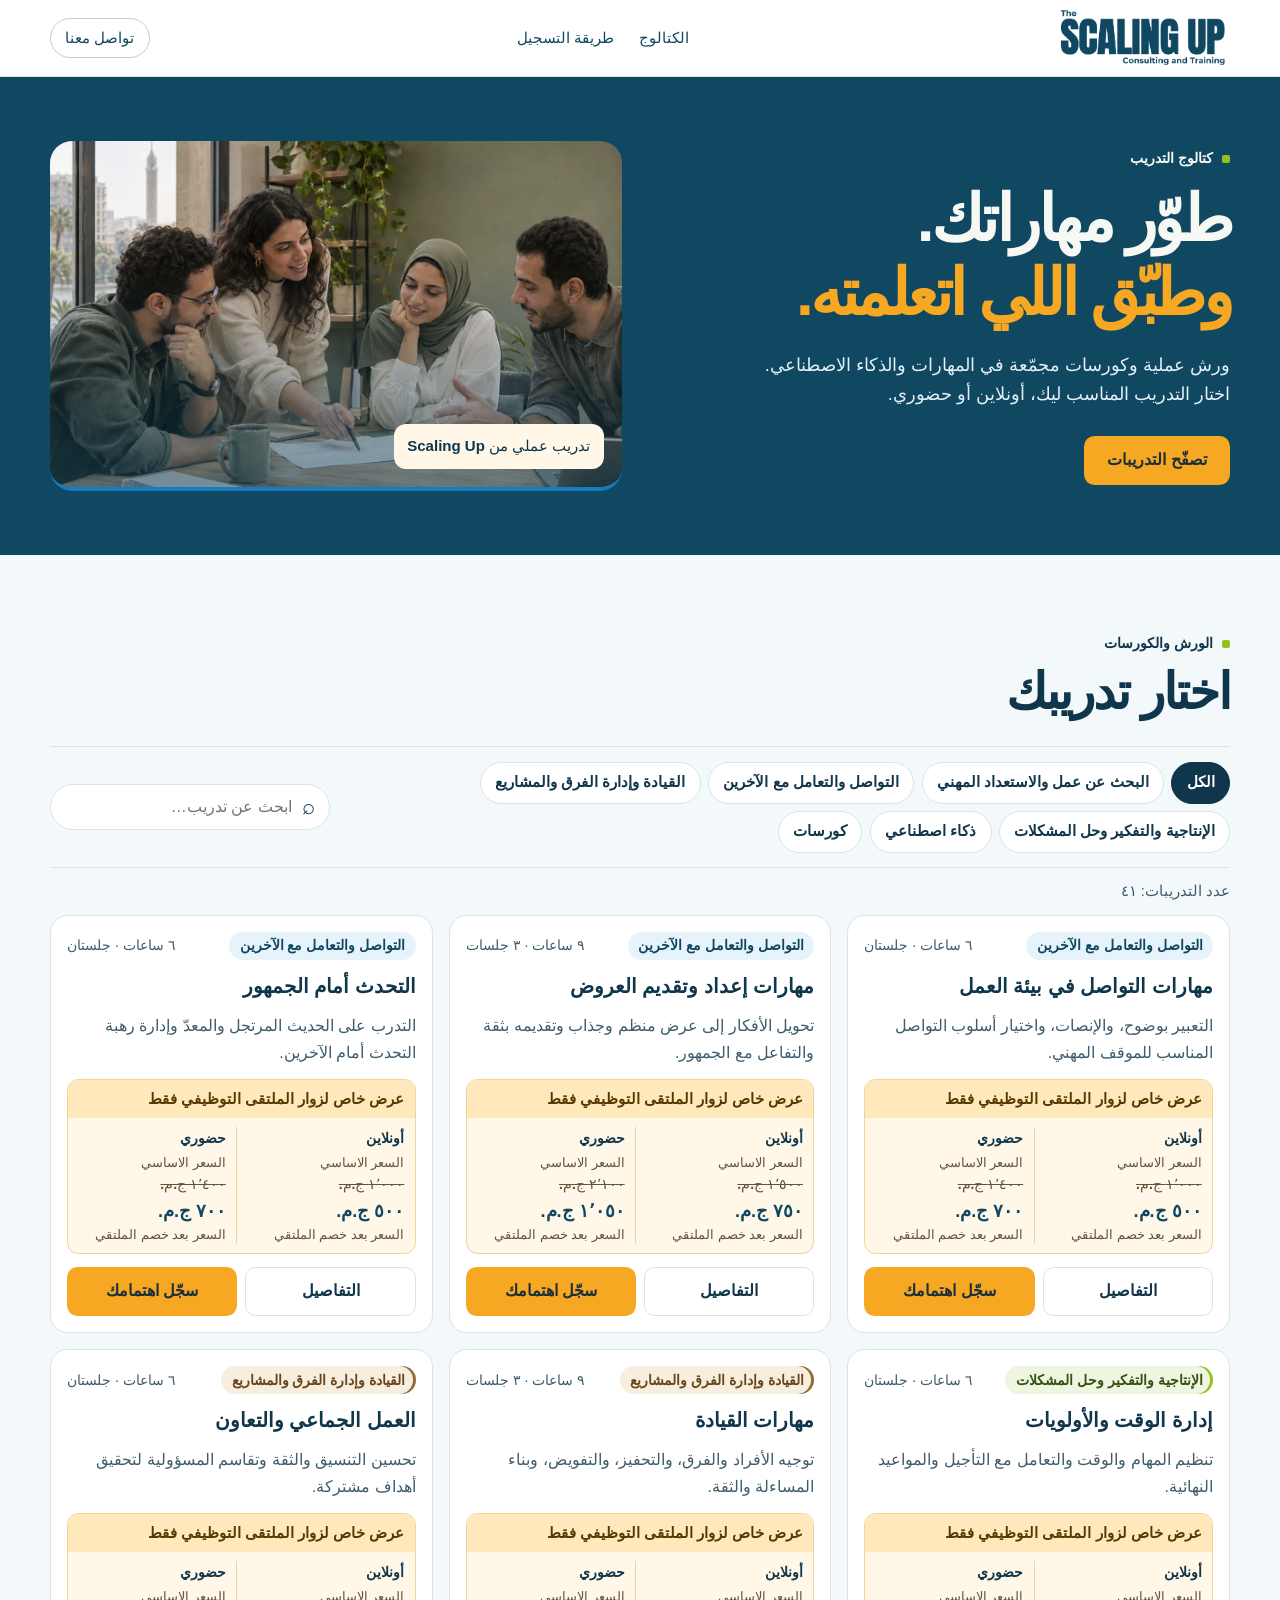
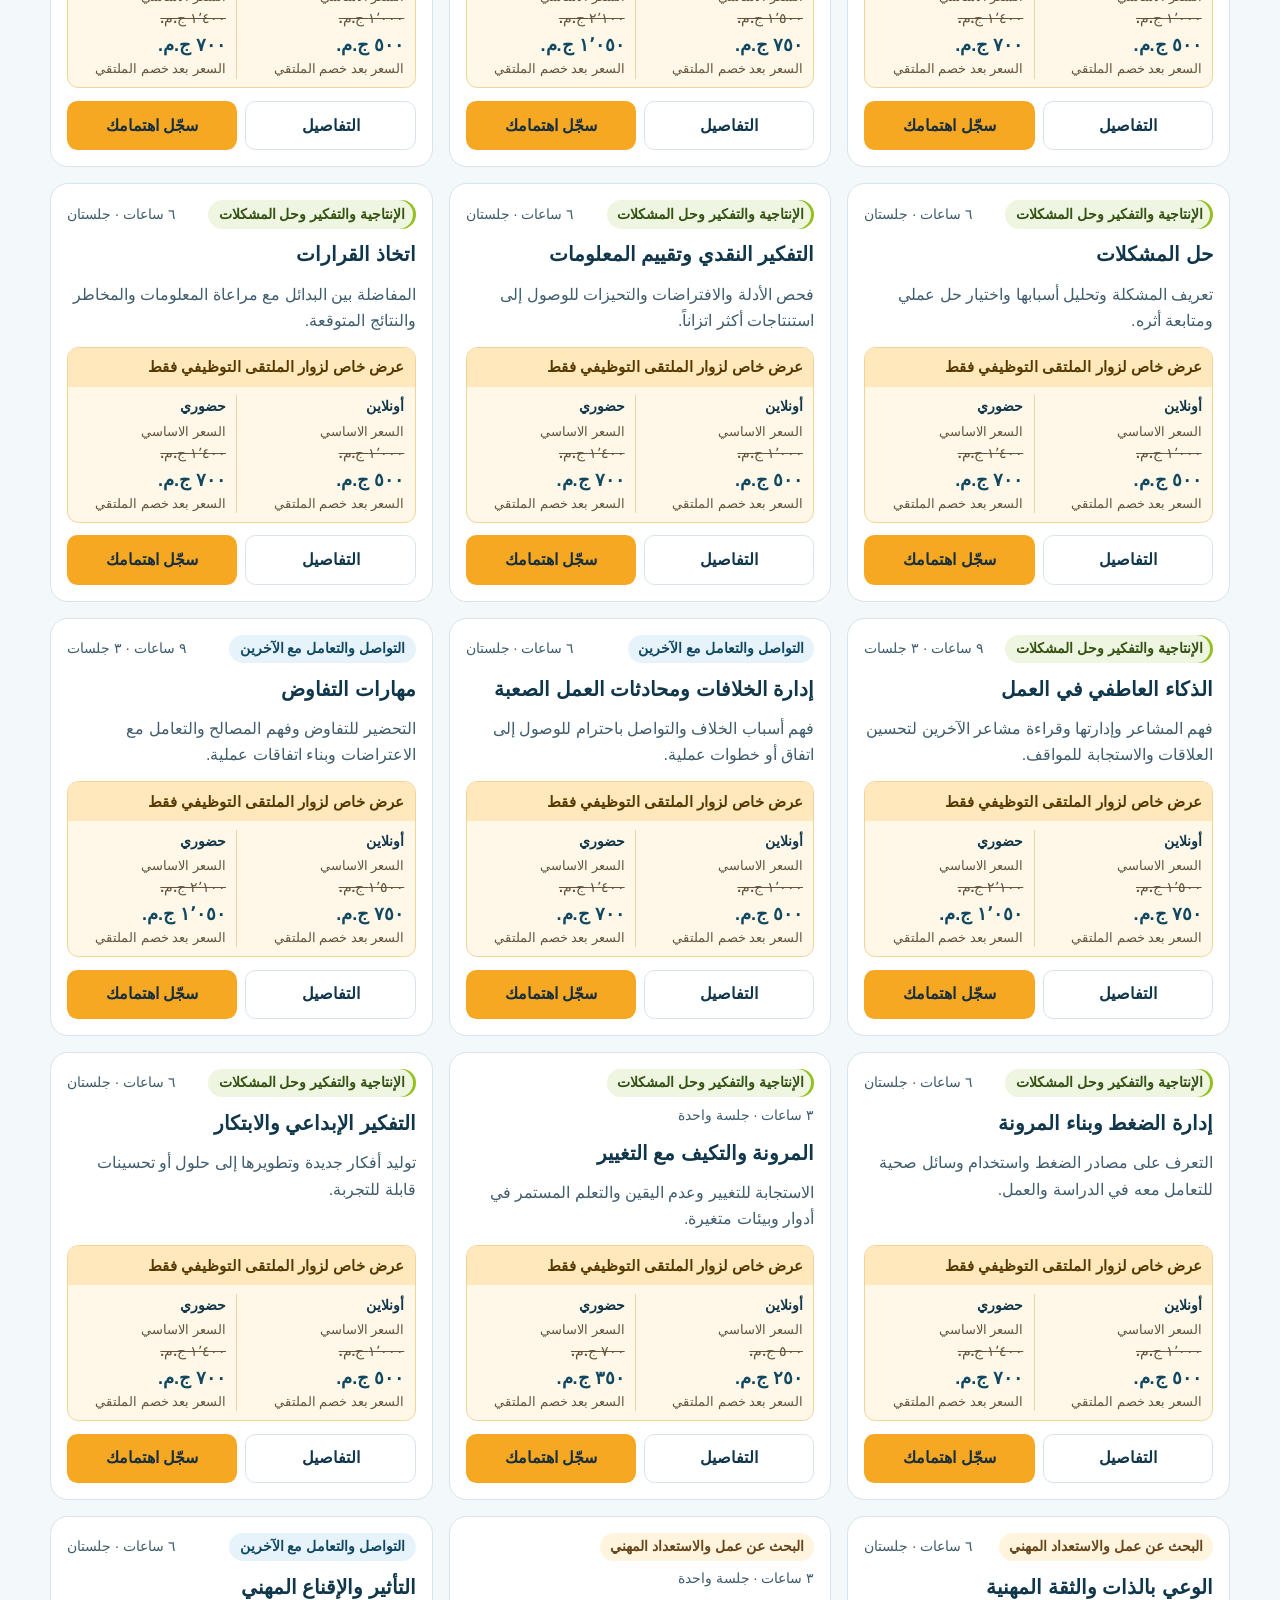
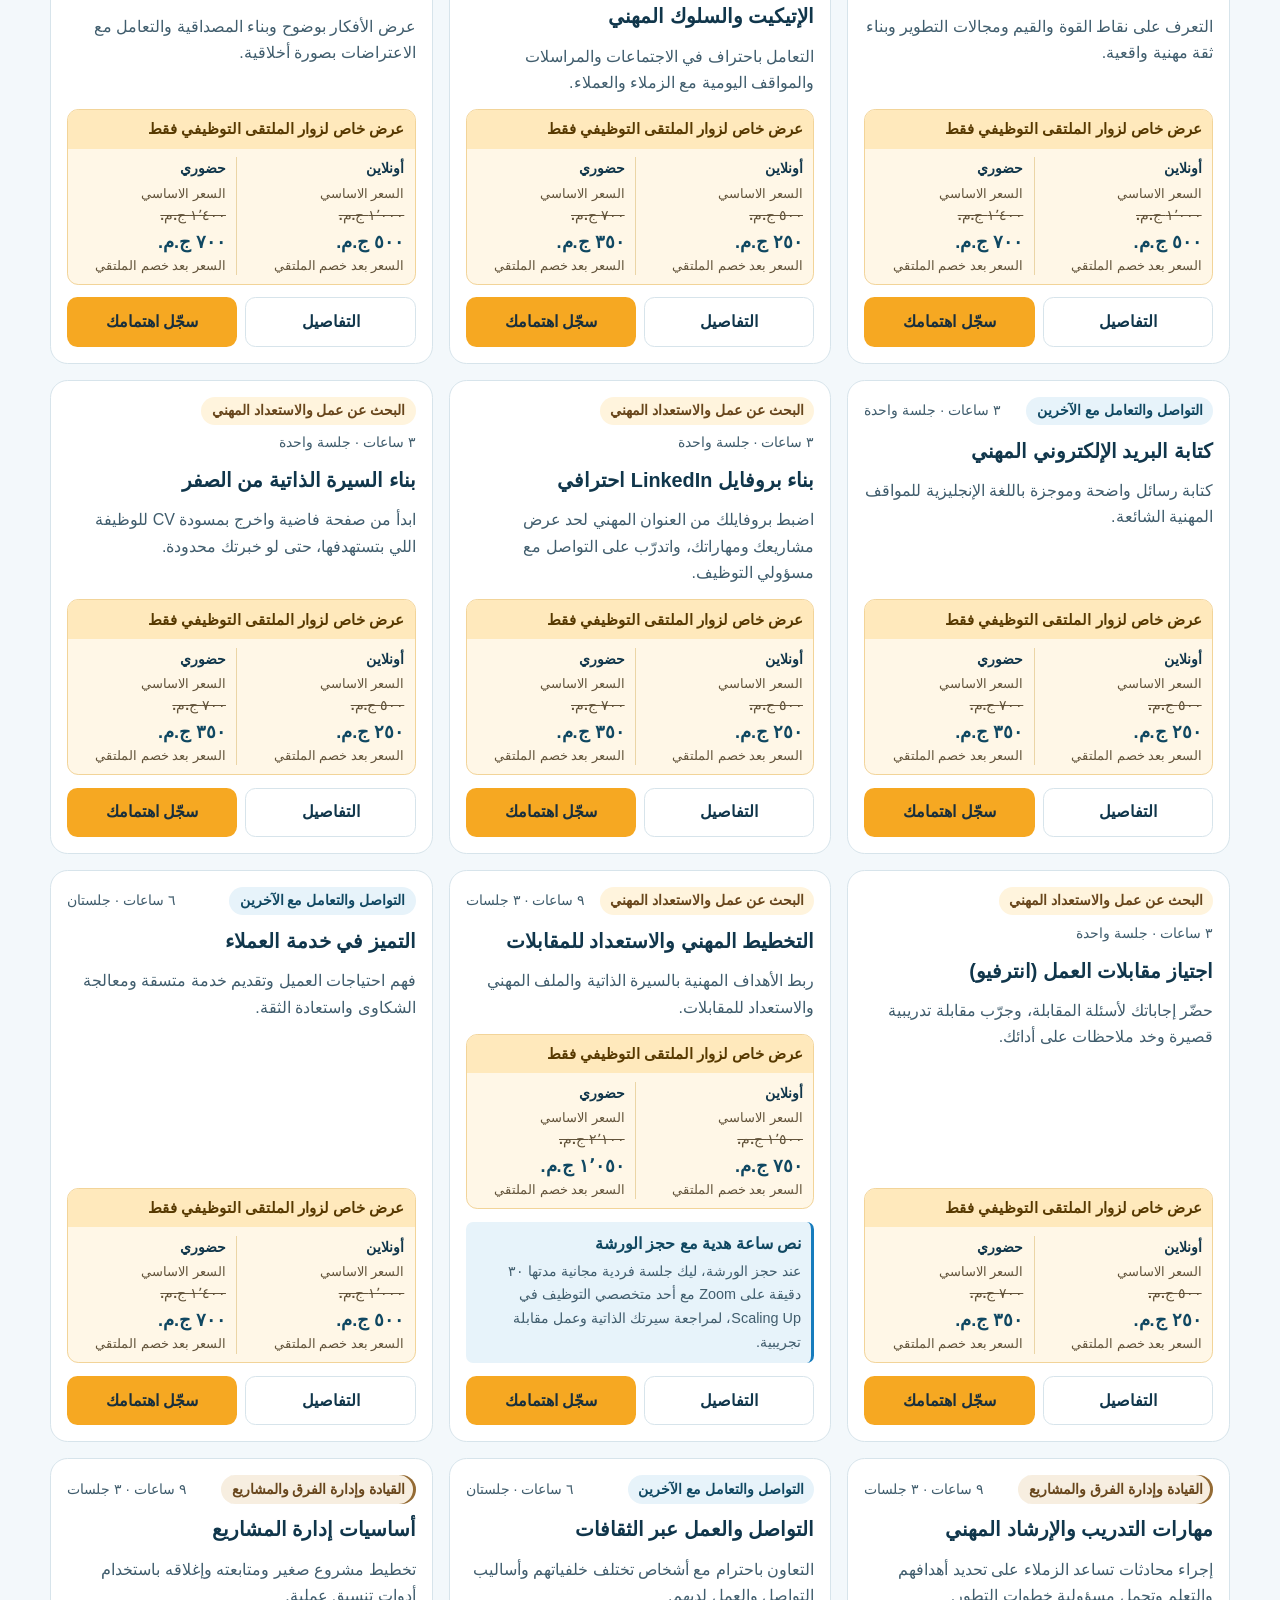
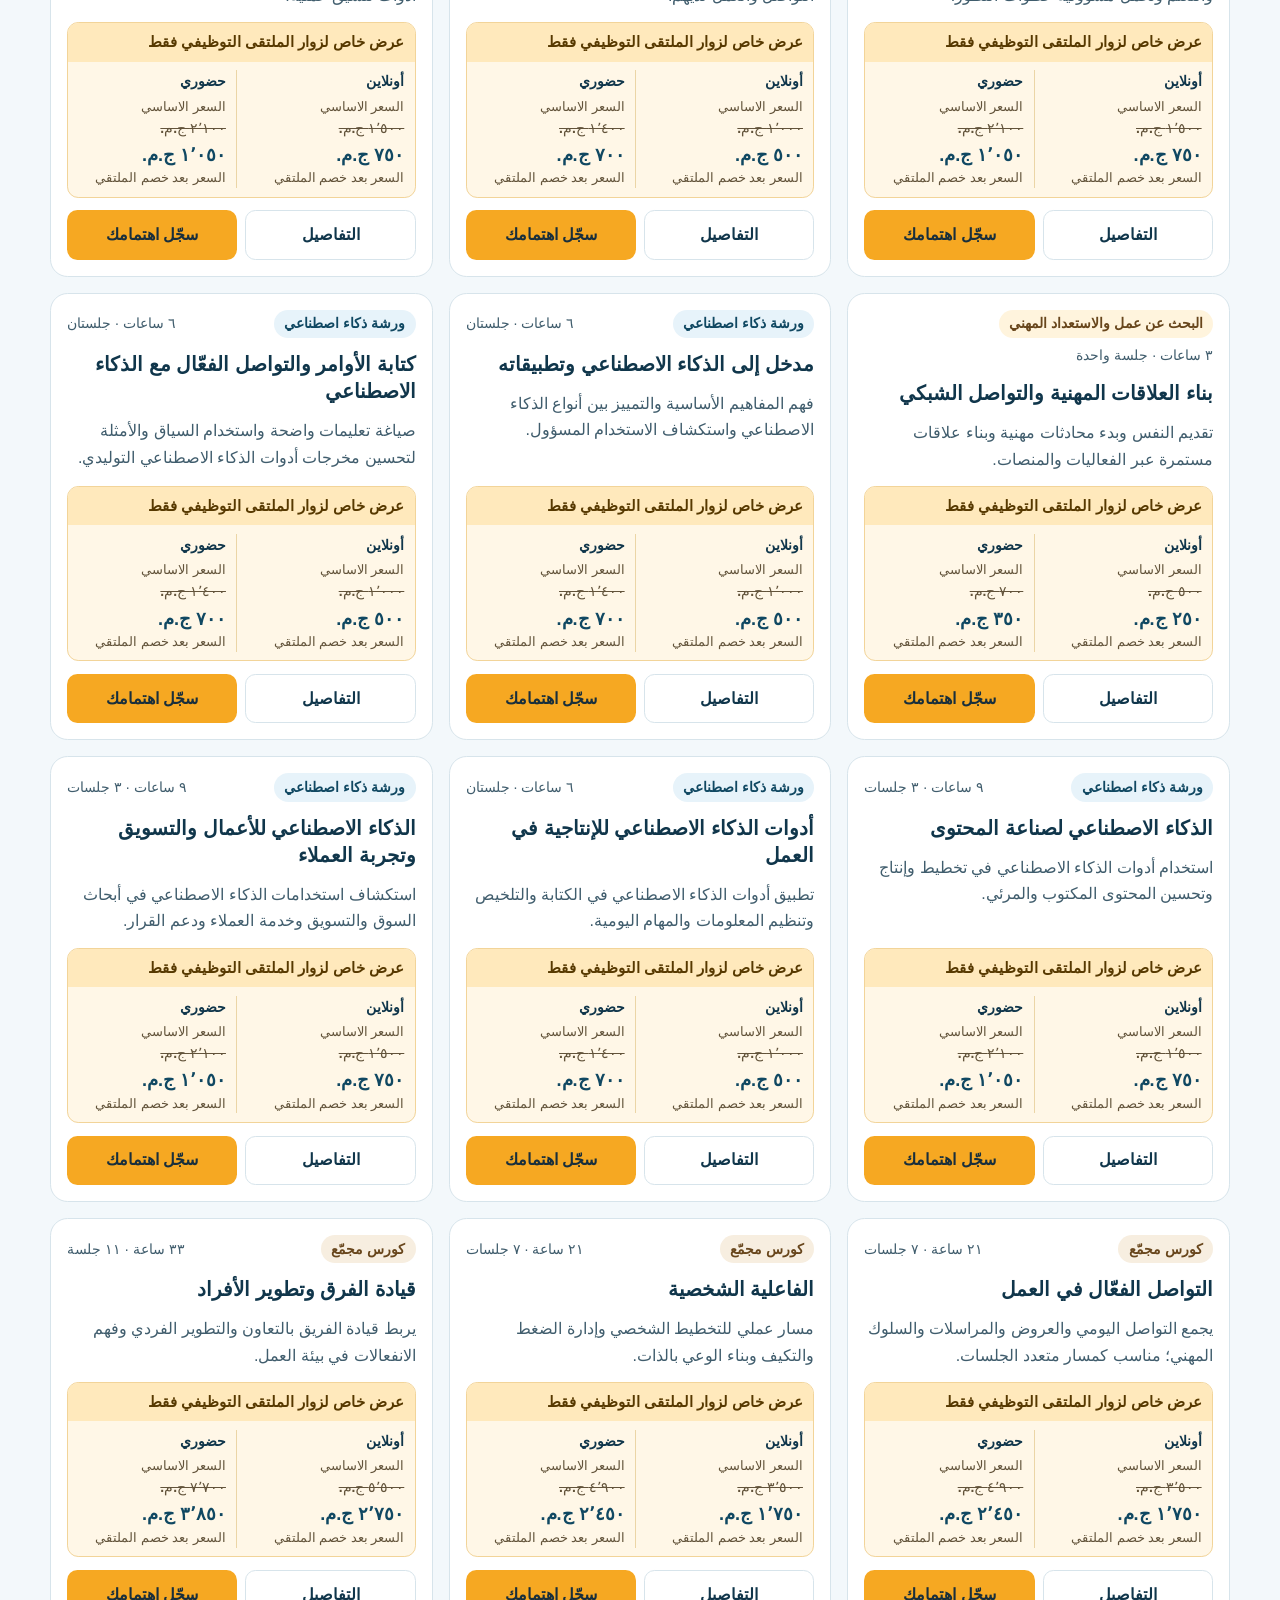
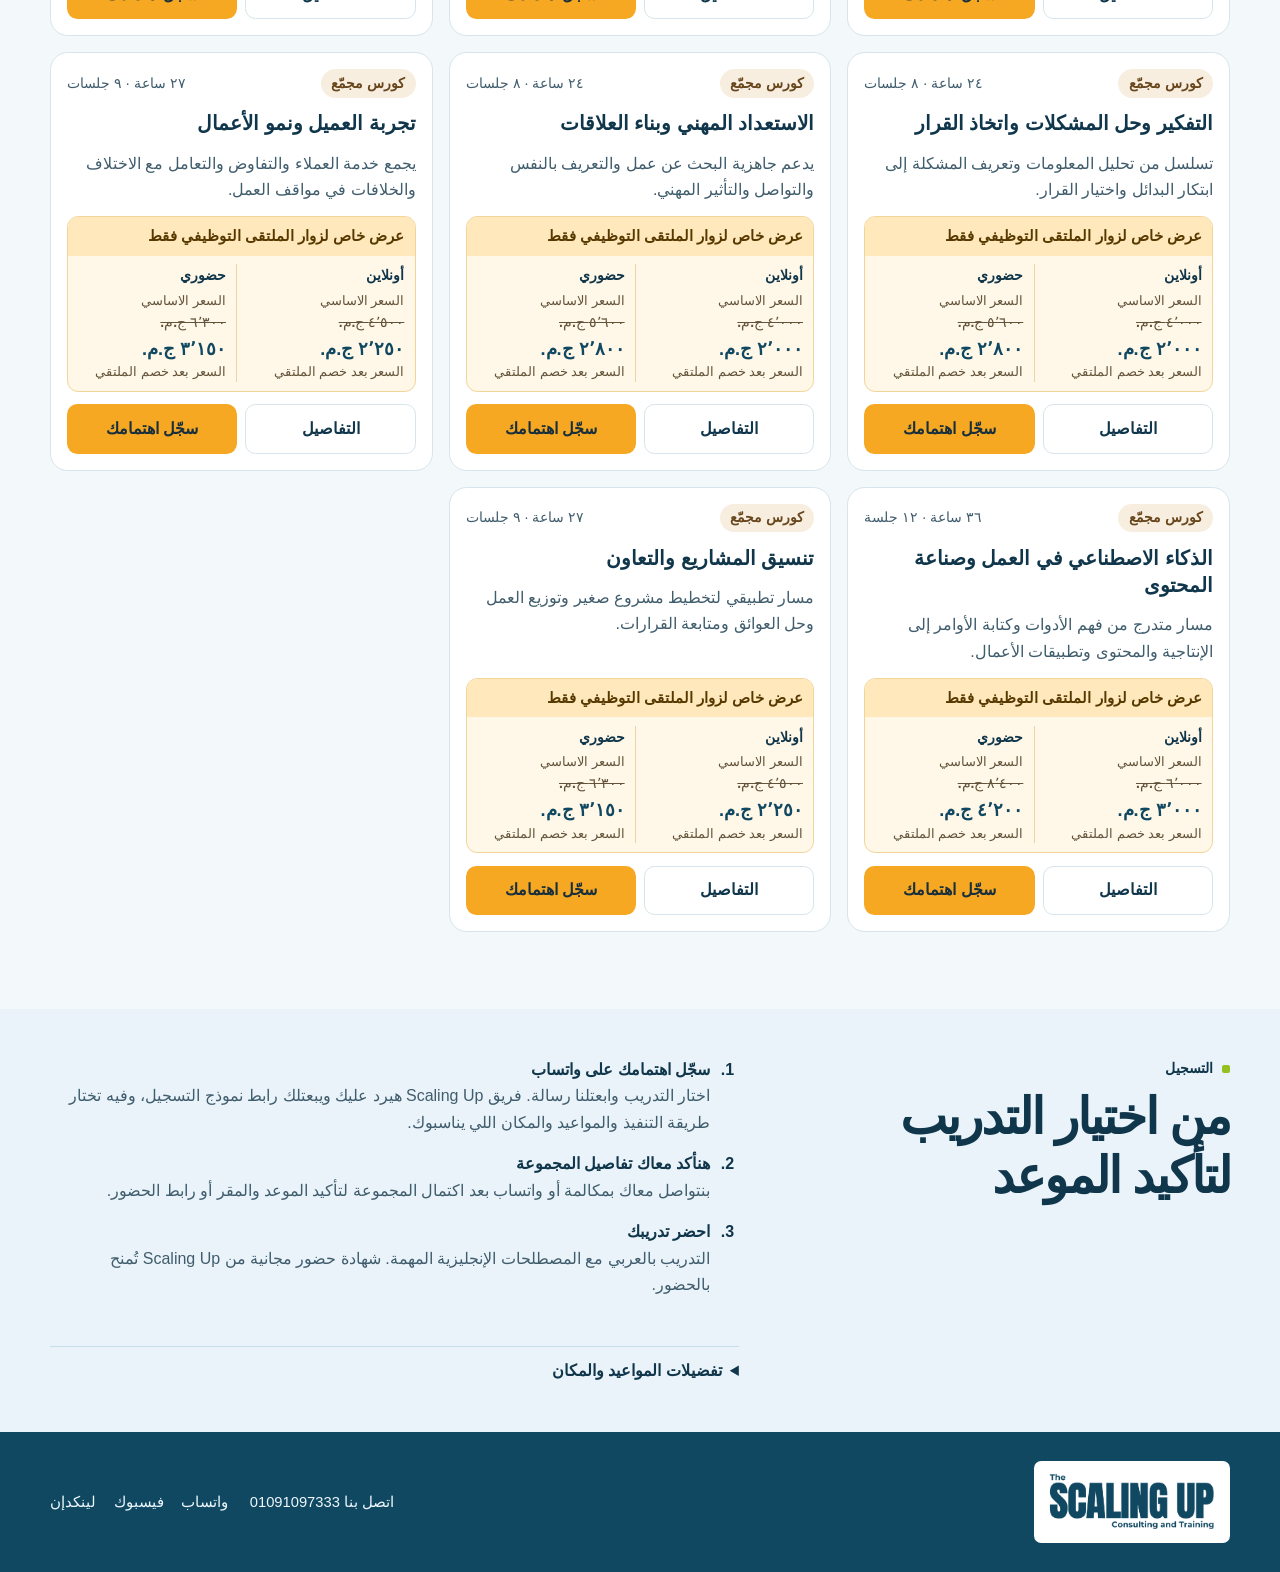
<file: index.html>
<!doctype html>
<html lang="ar" dir="rtl">
<head>
  <meta charset="utf-8">
  <meta name="viewport" content="width=device-width, initial-scale=1">
  <meta name="description" content="تصفح ورش المهارات والذكاء الاصطناعي والكورسات التدريبية من Scaling Up.">
  <meta name="theme-color" content="#104862">
  <title>كتالوج التدريب | Scaling Up</title>
  <link rel="stylesheet" href="./styles.css?v=career-fair">
  <script defer src="./catalog-data.js?v=career-fair-courses"></script>
  <script defer src="./app.js?v=career-fair"></script>
</head>
<body>
  <a class="skip" href="#catalog">انتقل للكتالوج</a>
  <header class="masthead">
    <div class="shell nav">
      <a class="brand" href="#top"><img src="./logo.png" alt="The Scaling Up Consulting and Training"></a>
      <nav aria-label="التنقل الرئيسي"><a href="#catalog">الكتالوج</a><a href="#booking">طريقة التسجيل</a></nav>
      <a class="nav-contact" href="#contact">تواصل معنا</a>
    </div>
  </header>
  <main id="top">
    <section class="hero" aria-labelledby="hero-title">
      <div class="shell hero-layout">
        <div class="hero-copy">
          <p class="eyebrow"><span></span> كتالوج التدريب</p>
          <h1 id="hero-title">طوّر مهاراتك.<br><em>وطبّق اللي اتعلمته.</em></h1>
          <p>ورش عملية وكورسات مجمّعة في المهارات والذكاء الاصطناعي. اختار التدريب المناسب ليك، أونلاين أو حضوري.</p>
          <a class="button primary" href="#catalog">تصفّح التدريبات</a>
        </div>
        <div class="hero-visual" aria-hidden="true">
          <div class="hero-photo"></div>
          <div class="hero-caption"><span>تدريب عملي من <b lang="en" dir="ltr">Scaling Up</b></span></div>
        </div>
      </div>
    </section>
    <section class="section shell" id="catalog" aria-labelledby="catalog-title">
      <div class="section-head">
        <div><p class="eyebrow"><span></span> الورش والكورسات</p><h2 id="catalog-title">اختار تدريبك</h2></div>
      </div>
      <div class="controls">
        <div class="filters" role="group" aria-label="نوع التدريب">
          <button type="button" data-filter="all" aria-pressed="true">الكل</button>
          <button type="button" data-filter="career" aria-pressed="false">البحث عن عمل والاستعداد المهني</button>
          <button type="button" data-filter="communication" aria-pressed="false">التواصل والتعامل مع الآخرين</button>
          <button type="button" data-filter="leadership" aria-pressed="false">القيادة وإدارة الفرق والمشاريع</button>
          <button type="button" data-filter="effectiveness" aria-pressed="false">الإنتاجية والتفكير وحل المشكلات</button>
          <button type="button" data-filter="ai" aria-pressed="false">ذكاء اصطناعي</button>
          <button type="button" data-filter="course" aria-pressed="false">كورسات</button>
        </div>
        <div class="search"><span aria-hidden="true">⌕</span><input id="search" type="search" placeholder="ابحث عن تدريب…" aria-label="ابحث عن تدريب"></div>
      </div>
      <p id="result-count" class="result-count" aria-live="polite"></p>
      <div id="results" class="grid"></div>
      <noscript><p>فعّل JavaScript لعرض التدريبات.</p></noscript>
    </section>
    <section class="booking" id="booking" aria-labelledby="booking-title">
      <div class="shell booking-layout">
        <div><p class="eyebrow"><span></span> التسجيل</p><h2 id="booking-title">من اختيار التدريب<br>لتأكيد الموعد</h2></div>
        <ol>
          <li><strong>سجّل اهتمامك على واتساب</strong><p>اختار التدريب وابعتلنا رسالة. فريق Scaling Up هيرد عليك ويبعتلك رابط نموذج التسجيل، وفيه تختار طريقة التنفيذ والمواعيد والمكان اللي يناسبوك.</p></li>
          <li><strong>هنأكد معاك تفاصيل المجموعة</strong><p>بنتواصل معاك بمكالمة أو واتساب بعد اكتمال المجموعة لتأكيد الموعد والمقر أو رابط الحضور.</p></li>
          <li><strong>احضر تدريبك</strong><p>التدريب بالعربي مع المصطلحات الإنجليزية المهمة. شهادة حضور مجانية من Scaling Up تُمنح بالحضور.</p></li>
        </ol>
        <details class="schedule">
          <summary>تفضيلات المواعيد والمكان</summary>
          <p>من الأحد للخميس، من ٦ لـ٩ مساءً. للورش اللي مدتها جلستين، التفضيلات هي السبت والثلاثاء، أو الأحد والأربعاء، أو الاثنين والخميس. للكورسات الأطول بيتحدد الجدول بعد اكتمال المجموعة.</p>
          <p>حضوري في مقر الشركة بمصر الجديدة أو الدقي، أو أونلاين. حجم المجموعة من ١٥ إلى ٢٠ مشارك.</p>
        </details>
      </div>
    </section>
  </main>
  <footer id="contact">
    <div class="shell footer-content">
      <a class="brand" href="#top"><img src="./logo.png" alt="The Scaling Up Consulting and Training"></a>
      <div class="contact-links"><a href="tel:+201091097333">اتصل بنا <bdi>01091097333</bdi></a><a href="https://wa.me/201091097333">واتساب</a><a href="https://www.facebook.com/TheScalingUp">فيسبوك</a><a href="https://www.linkedin.com/company/the-scaling-up/">لينكدإن</a></div>
    </div>
  </footer>
  <dialog id="details" aria-labelledby="dialog-title">
    <form method="dialog"><button class="close" aria-label="إغلاق">×</button></form>
    <div id="dialog-content"></div>
  </dialog>
</body>
</html>
</file>
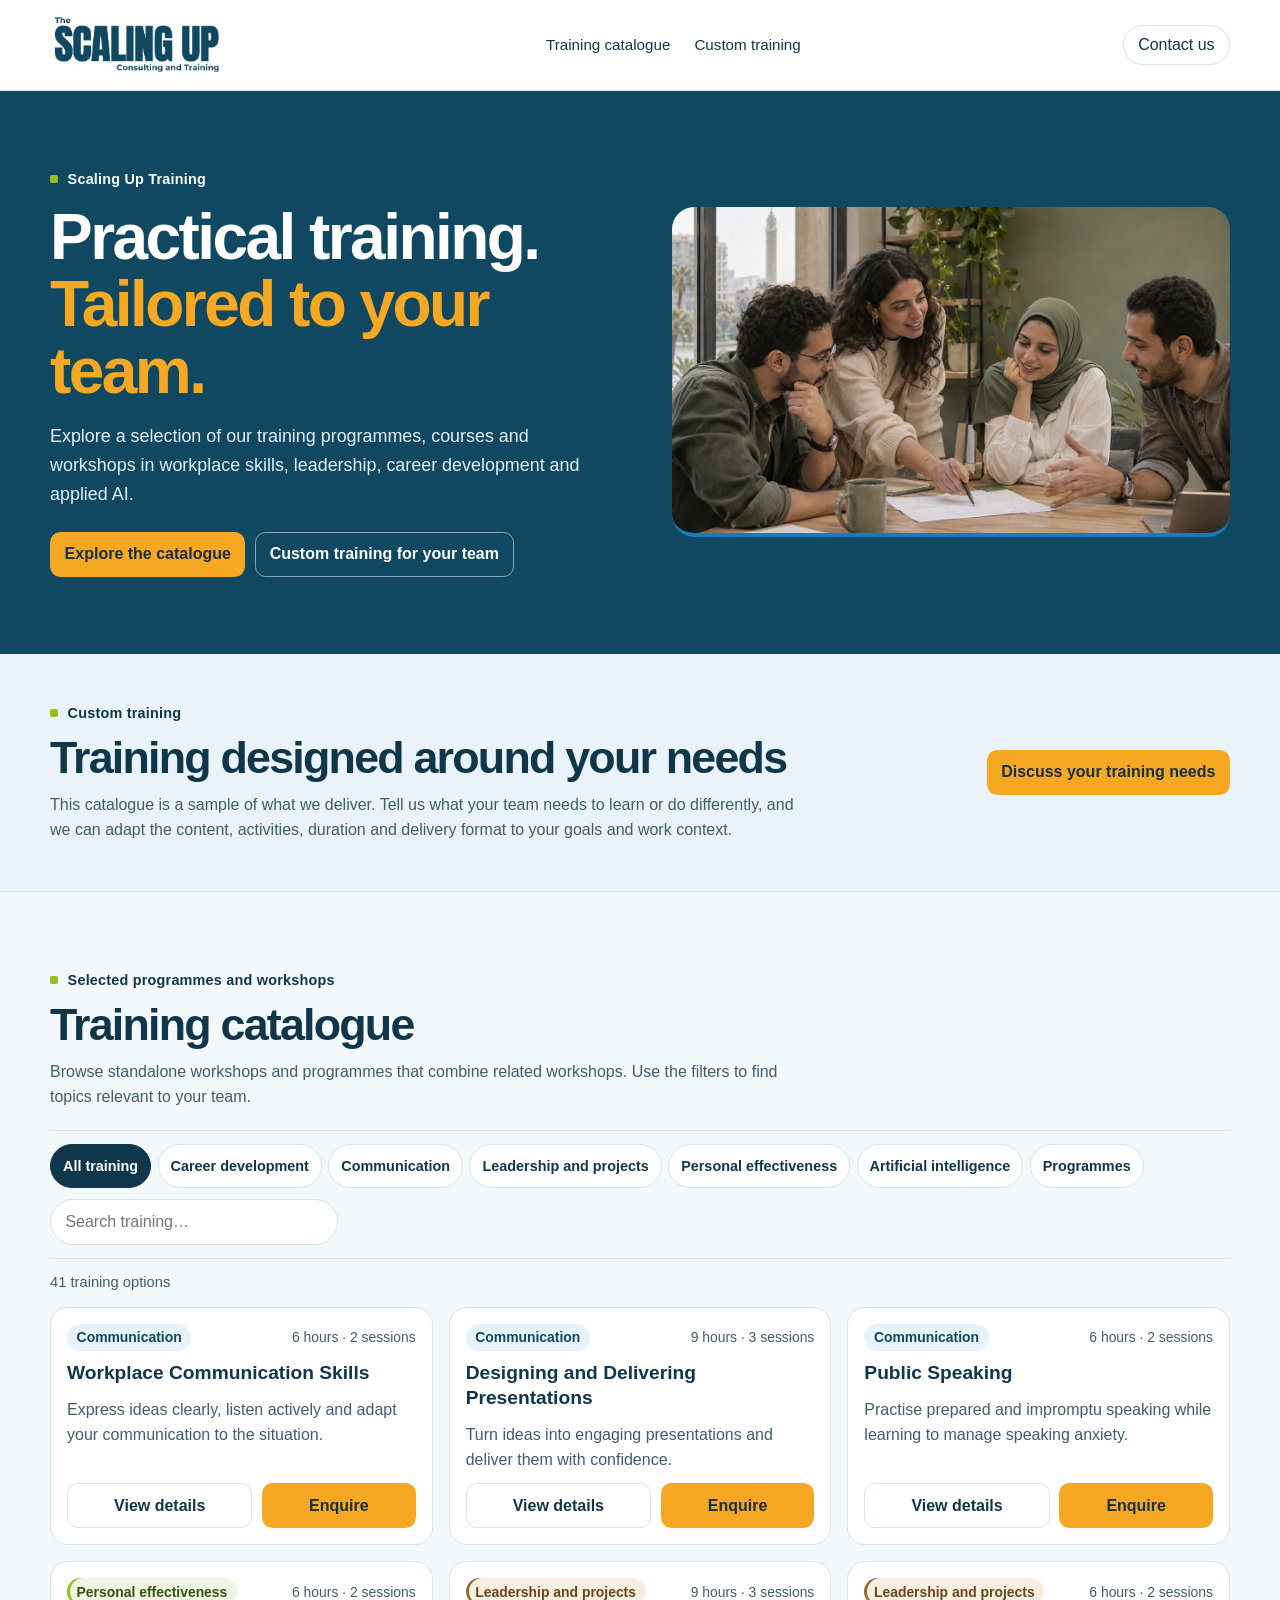
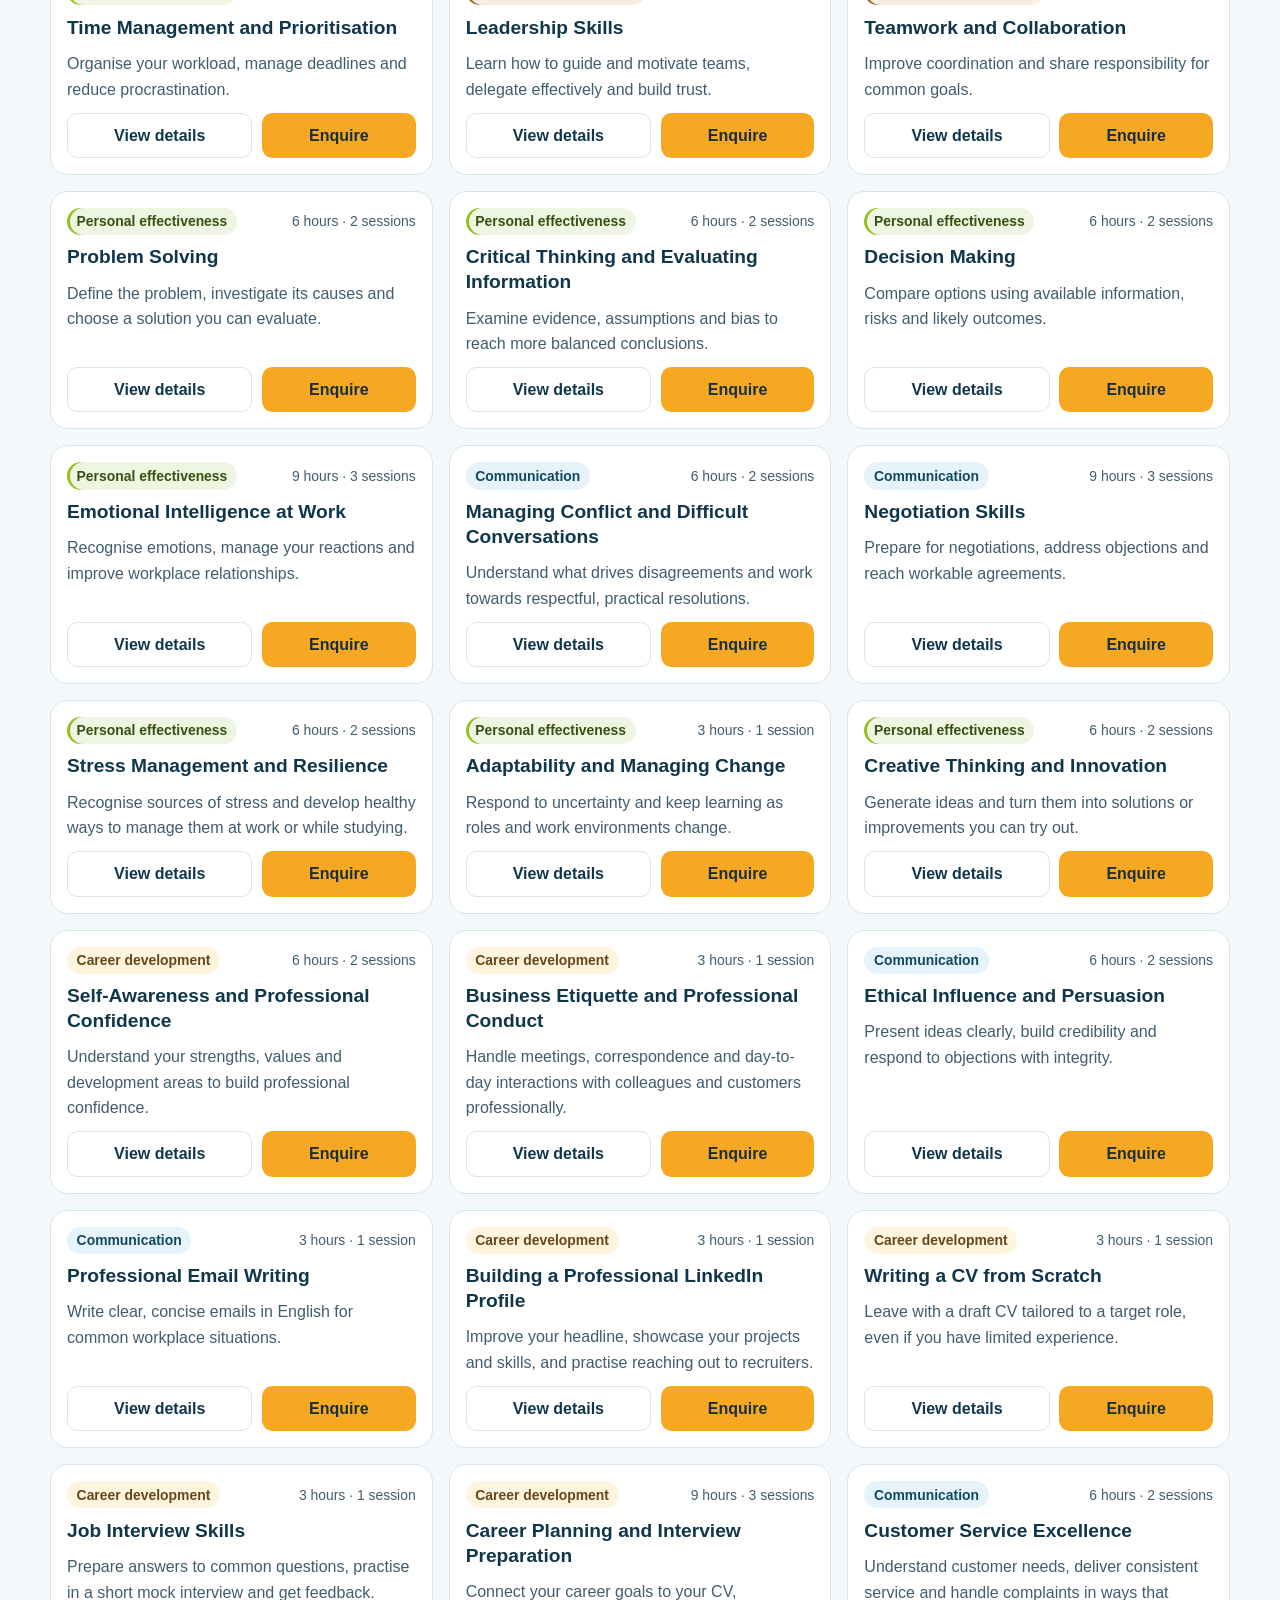
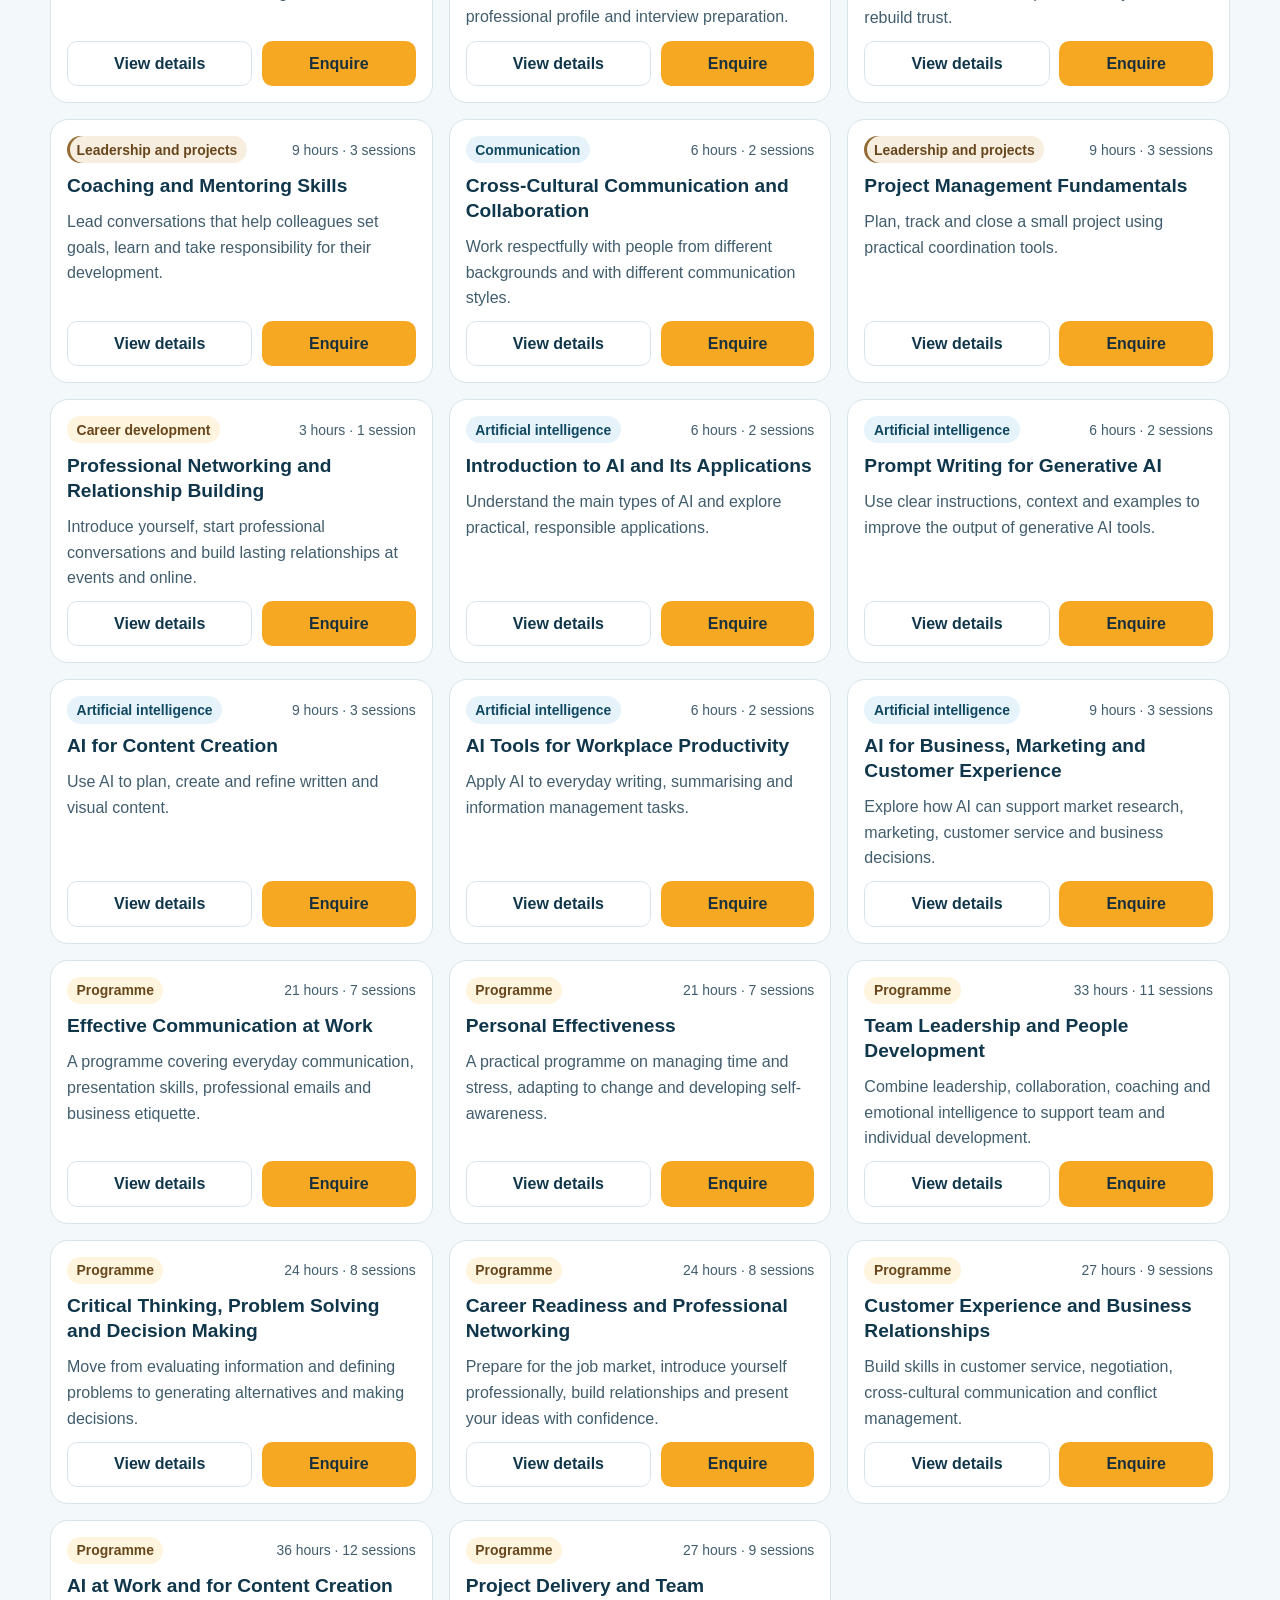
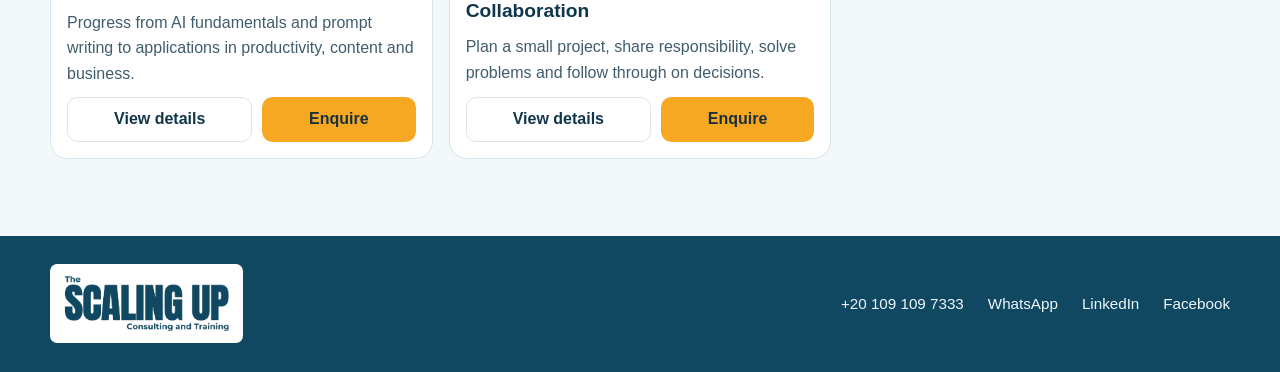
<file: en/index.html>
<!doctype html>
<html lang="en" dir="ltr">
<head>
  <meta charset="utf-8">
  <meta name="viewport" content="width=device-width, initial-scale=1">
  <meta name="theme-color" content="#104862">
  <meta name="description" content="Explore a selection of Scaling Up training programmes, courses and workshops. We tailor training to your team's needs, goals and work context.">
  <title>Training Programmes and Workshops | Scaling Up</title>
  <style>
    :root {
      color-scheme: light; --brand: #104862; --blue: #177cbd; --amber: #f6a822; --brown: #946b35; --green: #94c120;
      --ink: #10364b; --muted: #405d6d; --paper: #f3f8fb; --line: #d7e4eb; --white: #fff;
      font: 1rem/1.6 "Segoe UI", Arial, sans-serif;
    }
    * { box-sizing: border-box; }
    html { scroll-behavior: smooth; }
    body { margin: 0; background: var(--paper); color: var(--ink); }
    h1, h2, h3, p { margin: 0; }
    a { color: inherit; text-decoration: none; }
    button, input { font: inherit; }
    button { cursor: pointer; }
    :is(a,button,input):focus-visible { outline: 3px solid var(--blue); outline-offset: 4px; }
    .shell { width: min(1180px, calc(100% - 3rem)); margin-inline: auto; }
    .skip { position: absolute; z-index: 5; background: var(--amber); padding: .5rem; transform: translateY(-150%); }
    .skip:focus { transform: none; }
    .masthead { background: var(--white); border-bottom: 1px solid var(--line); }
    .nav, .footer-layout { display: flex; align-items: center; justify-content: space-between; gap: 1.2rem; padding-block: .8rem; }
    .brand { display: inline-flex; align-items: center; flex-shrink: 0; border-radius: .45rem; }
    .brand img { display: block; width: clamp(112px, 16vw, 174px); height: auto; }
    .nav nav, .contact-links { display: flex; flex-wrap: wrap; align-items: center; gap: .65rem 1.5rem; font-size: .95rem; }
    .nav nav a { padding-block: .35rem; }
    .nav nav a:hover, .contact-links a:hover { text-decoration: underline; text-underline-offset: .25rem; }
    .nav-contact { border: 1px solid var(--line); border-radius: 999px; padding: .4rem .9rem; white-space: nowrap; }
    .hero { padding-block: clamp(2.5rem, 6vw, 5rem); background: var(--brand); color: var(--white); }
    .hero-layout { display: grid; grid-template-columns: 1fr 1fr; gap: clamp(2rem, 5vw, 4rem); align-items: center; }
    .eyebrow { display: flex; align-items: center; gap: .6rem; font-size: .9rem; font-weight: 700; letter-spacing: .015em; }
    .eyebrow::before { content: ""; width: 8px; height: 8px; border-radius: 2px; background: var(--green); flex: 0 0 8px; }
    h1, h2 { letter-spacing: -.04em; }
    h1 { font-size: clamp(2.75rem, 5vw, 4.6rem); line-height: 1.04; margin: .85rem 0 1.15rem; }
    h1 span { color: var(--amber); }
    .hero-copy > p:not(.eyebrow) { max-width: 39rem; color: #e2eff7; font-size: 1.12rem; }
    .hero-actions, .actions { display: flex; gap: .6rem; flex-wrap: wrap; align-items: center; }
    .hero-actions { margin-top: 1.45rem; }
    .button { display: inline-flex; align-items: center; justify-content: center; min-height: 44px; border: 1px solid transparent; border-radius: .65rem; padding: .55rem .85rem; font-weight: 700; text-align: center; }
    .primary { color: #192f3c; background: var(--amber); }
    .primary:hover { background: #ffd17b; }
    .secondary { background: var(--white); border-color: var(--line); color: var(--ink); }
    .secondary:hover { background: #e7f3fa; }
    .hero-link { background: transparent; color: var(--white); border-color: #85a9bb; }
    .hero-link:hover { background: #185675; }
    .hero-visual { position: relative; min-height: 330px; overflow: hidden; border-radius: 1.4rem; border-bottom: 4px solid var(--blue); background: #177cbd; }
    .hero-visual img { position: absolute; inset: 0; width: 100%; height: 100%; object-fit: cover; object-position: center 43%; }
    .custom { background: #eaf3f9; border-bottom: 1px solid var(--line); padding-block: clamp(1.8rem, 4vw, 3rem); }
    .custom-layout { display: grid; grid-template-columns: minmax(0, 1fr) auto; gap: 1rem 2rem; align-items: center; }
    .custom h2, .section h2 { font-size: clamp(1.8rem, 3.7vw, 2.8rem); line-height: 1.12; margin: .45rem 0 .6rem; }
    .custom p:not(.eyebrow), .intro { max-width: 48rem; color: var(--muted); }
    .section { padding-block: clamp(2.7rem, 6vw, 5rem); }
    .intro { margin-bottom: 1.25rem; }
    .controls { display: flex; justify-content: space-between; flex-wrap: wrap; align-items: center; gap: .65rem 1rem; border-block: 1px solid var(--line); padding-block: .85rem; }
    .filters { display: flex; gap: .4rem; flex-wrap: wrap; }
    .filters button { border: 1px solid var(--line); border-radius: 2rem; padding: .4rem .75rem; min-height: 44px; color: var(--ink); background: var(--white); font-size: .9rem; font-weight: 650; }
    .filters button[aria-pressed="true"] { background: var(--ink); color: var(--white); border-color: var(--ink); }
    .search { flex: 1 1 13rem; min-width: 0; max-width: 18rem; border: 1px solid var(--line); border-radius: 2rem; background: var(--white); }
    .search input { width: 100%; min-height: 44px; border: 0; padding-inline: .9rem; background: transparent; color: var(--ink); border-radius: inherit; }
    .result-count { margin: .75rem 0; color: var(--muted); font-size: .92rem; }
    .grid { display: grid; grid-template-columns: repeat(3, minmax(0, 1fr)); gap: 1rem; }
    .training { min-width: 0; display: flex; flex-direction: column; gap: .65rem; padding: 1rem; background: var(--white); border: 1px solid var(--line); border-radius: 1.1rem; }
    .training h3 { font-size: 1.2rem; line-height: 1.3; }
    .training p { flex: 1; color: var(--muted); }
    .meta { display: flex; flex-wrap: wrap; justify-content: space-between; align-items: center; gap: .35rem .6rem; color: var(--muted); font-size: .87rem; }
    .tag { display: inline-block; border-radius: 1rem; padding: .15rem .6rem; font-weight: 700; color: #345212; background: #eef5e0; }
    .tag.career, .tag.course { background: #fff4dd; color: #68461c; }
    .tag.communication, .tag.ai { background: #e7f3fa; color: var(--brand); }
    .tag.leadership { background: #f7eee0; color: #68461c; box-shadow: inset 3px 0 var(--brown); }
    .tag.effectiveness { box-shadow: inset 3px 0 var(--green); }
    .training .actions > * { flex: 1 1 auto; }
    .empty { grid-column: 1 / -1; padding: 1.15rem; border: 1px dashed var(--line); border-radius: .75rem; background: var(--white); color: var(--muted); }
    .footer { padding-block: 1rem; background: var(--brand); color: #edf7fc; }
    .footer .brand { padding: .45rem .6rem; background: var(--white); }
    dialog { width: min(640px, calc(100% - 2rem)); max-height: 85vh; padding: 1.35rem; border: 1px solid var(--line); border-radius: 1.1rem; background: var(--white); color: var(--ink); }
    dialog::backdrop { background: #102e40a8; }
    dialog form { display: flex; justify-content: flex-end; }
    .close { width: 44px; height: 44px; background: var(--white); border: 1px solid var(--line); border-radius: 50%; color: var(--ink); font-size: 1.5rem; }
    .detail { display: grid; gap: .65rem; }
    .detail h2 { font-size: 1.75rem; line-height: 1.2; }
    .detail h3 { font-size: 1.08rem; }
    .detail p, .detail li { color: var(--muted); }
    .detail ul { margin: 0; padding-inline-start: 1.35rem; }
    @media (max-width: 900px) {
      .grid { grid-template-columns: repeat(2, minmax(0, 1fr)); }
      .hero-visual { min-height: 295px; }
    }
    @media (max-width: 650px) {
      .shell { width: calc(100% - 2rem); }
      .nav nav { justify-content: flex-end; gap: .25rem .75rem; }
      .nav-contact { display: none; }
      .hero-layout, .custom-layout, .grid { grid-template-columns: 1fr; }
      .hero-visual { min-height: 230px; }
      .custom .button { justify-self: start; }
      .filters { width: 100%; display: grid; grid-template-columns: repeat(2, minmax(0, 1fr)); }
      .filters button { border-radius: .7rem; min-height: 3.25rem; line-height: 1.3; }
      .filters button[data-filter="all"] { grid-column: 1 / -1; min-height: 44px; }
      .search { max-width: none; }
      .footer-layout { align-items: flex-start; flex-direction: column; }
    }
    @media (prefers-reduced-motion: reduce) { html { scroll-behavior: auto; } }
  </style>
</head>
<body>
  <a class="skip" href="#catalog">Skip to training programmes</a>
  <header class="masthead">
    <div class="shell nav">
      <a class="brand" href="#top"><img src="../logo.png" alt="The Scaling Up Consulting and Training"></a>
      <nav aria-label="Main navigation"><a href="#catalog">Training catalogue</a><a href="#custom-training">Custom training</a></nav>
      <a class="nav-contact" href="#contact">Contact us</a>
    </div>
  </header>
  <main id="top">
    <section class="hero" aria-labelledby="hero-title">
      <div class="shell hero-layout">
        <div class="hero-copy">
          <p class="eyebrow">Scaling Up Training</p>
          <h1 id="hero-title">Practical training.<br><span>Tailored to your team.</span></h1>
          <p>Explore a selection of our training programmes, courses and workshops in workplace skills, leadership, career development and applied AI.</p>
          <div class="hero-actions">
            <a class="button primary" href="#catalog">Explore the catalogue</a>
            <a class="button hero-link" href="#custom-training">Custom training for your team</a>
          </div>
        </div>
        <div class="hero-visual"><img src="../hero.webp" alt="Participants working together during a training workshop"></div>
      </div>
    </section>

    <section class="custom" id="custom-training" aria-labelledby="custom-title">
      <div class="shell custom-layout">
        <div>
          <p class="eyebrow">Custom training</p>
          <h2 id="custom-title">Training designed around your needs</h2>
          <p>This catalogue is a sample of what we deliver. Tell us what your team needs to learn or do differently, and we can adapt the content, activities, duration and delivery format to your goals and work context.</p>
        </div>
        <a class="button primary" href="mailto:mina.elokdah@scaling-up.org?subject=Custom%20training%20enquiry">Discuss your training needs</a>
      </div>
    </section>

    <section class="section shell" id="catalog" aria-labelledby="catalog-title">
      <p class="eyebrow">Selected programmes and workshops</p>
      <h2 id="catalog-title">Training catalogue</h2>
      <p class="intro">Browse standalone workshops and programmes that combine related workshops. Use the filters to find topics relevant to your team.</p>
      <div class="controls">
        <div class="filters" role="group" aria-label="Training category">
          <button type="button" data-filter="all" aria-pressed="true">All training</button>
          <button type="button" data-filter="career" aria-pressed="false">Career development</button>
          <button type="button" data-filter="communication" aria-pressed="false">Communication</button>
          <button type="button" data-filter="leadership" aria-pressed="false">Leadership and projects</button>
          <button type="button" data-filter="effectiveness" aria-pressed="false">Personal effectiveness</button>
          <button type="button" data-filter="ai" aria-pressed="false">Artificial intelligence</button>
          <button type="button" data-filter="course" aria-pressed="false">Programmes</button>
        </div>
        <div class="search"><input id="search" type="search" placeholder="Search training…" aria-label="Search training"></div>
      </div>
      <p id="result-count" class="result-count" aria-live="polite"></p>
      <div id="results" class="grid"></div>
      <noscript><p>Please enable JavaScript to browse the training catalogue.</p></noscript>
    </section>
  </main>

  <footer class="footer" id="contact">
    <div class="shell footer-layout">
      <a class="brand" href="#top"><img src="../logo.png" alt="The Scaling Up Consulting and Training"></a>
      <div class="contact-links">
        <a href="tel:+201091097333">+20 109 109 7333</a>
        <a href="https://wa.me/201091097333">WhatsApp</a>
        <a href="https://www.linkedin.com/company/the-scaling-up/">LinkedIn</a>
        <a href="https://www.facebook.com/TheScalingUp">Facebook</a>
      </div>
    </div>
  </footer>

  <dialog id="details" aria-labelledby="detail-title">
    <form method="dialog"><button class="close" type="submit" aria-label="Close training details">×</button></form>
    <div id="detail-content"></div>
  </dialog>

  <script>
    (() => {
      "use strict";
      const items = [
  {
    "title": "Workplace Communication Skills",
    "summary": "Express ideas clearly, listen actively and adapt your communication to the situation.",
    "category": "communication",
    "hours": 6,
    "sessions": 2,
    "audience": "Students, graduates, employees and team leaders.",
    "outcomes": [
      "Explain the elements of effective communication.",
      "Use active listening and clarifying questions.",
      "Recognise and use verbal and nonverbal cues.",
      "Write a clear message for a specific audience and situation.",
      "Give and receive constructive feedback."
    ]
  },
  {
    "title": "Designing and Delivering Presentations",
    "summary": "Turn ideas into engaging presentations and deliver them with confidence.",
    "category": "communication",
    "hours": 9,
    "sessions": 3,
    "audience": "Students, graduates, employees, managers and entrepreneurs.",
    "outcomes": [
      "Define the purpose of a presentation and identify audience needs.",
      "Structure a clear opening, main argument and conclusion.",
      "Design slides that support the message.",
      "Use voice and body language to make a point clearly.",
      "Handle audience questions and feedback."
    ]
  },
  {
    "title": "Public Speaking",
    "summary": "Practise prepared and impromptu speaking while learning to manage speaking anxiety.",
    "category": "communication",
    "hours": 6,
    "sessions": 2,
    "audience": "Students, graduates, professionals and team leaders.",
    "outcomes": [
      "Identify common triggers and effects of speaking anxiety.",
      "Prepare a short talk with a clear central idea.",
      "Control tone, pace and clarity.",
      "Use eye contact and body language appropriately.",
      "Speak without preparation and respond to a question or comment."
    ]
  },
  {
    "title": "Time Management and Prioritisation",
    "summary": "Organise your workload, manage deadlines and reduce procrastination.",
    "category": "effectiveness",
    "hours": 6,
    "sessions": 2,
    "audience": "Students, employees, managers and entrepreneurs.",
    "outcomes": [
      "Audit how you spend your time.",
      "Prioritise tasks by importance, urgency and impact.",
      "Turn goals into a practical weekly plan.",
      "Choose methods for staying focused and breaking down work.",
      "Adjust your plan as priorities change."
    ]
  },
  {
    "title": "Leadership Skills",
    "summary": "Learn how to guide and motivate teams, delegate effectively and build trust.",
    "category": "leadership",
    "hours": 9,
    "sessions": 3,
    "audience": "Team leaders, supervisors, managers and employees preparing for leadership roles.",
    "outcomes": [
      "Distinguish leadership from management.",
      "Choose a leadership approach suited to the task and team.",
      "Set clear expectations and assign responsibilities.",
      "Delegate and follow up while preserving team autonomy.",
      "Use practical techniques to motivate people and build trust."
    ]
  },
  {
    "title": "Teamwork and Collaboration",
    "summary": "Improve coordination and share responsibility for common goals.",
    "category": "leadership",
    "hours": 6,
    "sessions": 2,
    "audience": "Students, employees, graduates and team leaders.",
    "outcomes": [
      "Identify the qualities of effective teams and the roles people play.",
      "Clarify responsibilities and expectations.",
      "Share information while working on a joint task.",
      "Build trust and shared accountability.",
      "Address team disagreements and barriers to collaboration."
    ]
  },
  {
    "title": "Problem Solving",
    "summary": "Define the problem, investigate its causes and choose a solution you can evaluate.",
    "category": "effectiveness",
    "hours": 6,
    "sessions": 2,
    "audience": "Students, employees, supervisors and managers.",
    "outcomes": [
      "Distinguish a problem from its symptoms.",
      "Use structured questions and tools to find root causes.",
      "Generate several possible solutions.",
      "Compare options by impact, effort and risk.",
      "Plan implementation and define measures to track progress."
    ]
  },
  {
    "title": "Critical Thinking and Evaluating Information",
    "summary": "Examine evidence, assumptions and bias to reach more balanced conclusions.",
    "category": "effectiveness",
    "hours": 6,
    "sessions": 2,
    "audience": "Students, graduates, professionals and managers.",
    "outcomes": [
      "Distinguish facts, opinions and assumptions.",
      "Assess the strength of evidence and credibility of sources.",
      "Recognise common reasoning errors and biases.",
      "Ask questions that test claims.",
      "Draw a conclusion that explains the evidence and its limitations."
    ]
  },
  {
    "title": "Decision Making",
    "summary": "Compare options using available information, risks and likely outcomes.",
    "category": "effectiveness",
    "hours": 6,
    "sessions": 2,
    "audience": "Employees, supervisors, team leaders and managers.",
    "outcomes": [
      "Define the decision and the information it requires.",
      "Generate realistic alternatives and compare their trade-offs.",
      "Assess likely risks and consequences.",
      "Choose a decision method suited to the time available and the level of risk.",
      "Review the outcome and capture lessons for future decisions."
    ]
  },
  {
    "title": "Emotional Intelligence at Work",
    "summary": "Recognise emotions, manage your reactions and improve workplace relationships.",
    "category": "effectiveness",
    "hours": 9,
    "sessions": 3,
    "audience": "Employees, graduates, team leaders and managers.",
    "outcomes": [
      "Identify your emotions and their triggers.",
      "Choose responses that help regulate strong emotions.",
      "Notice others’ cues and check your interpretation.",
      "Show empathy while maintaining professional boundaries.",
      "Apply relationship skills in a challenging workplace situation."
    ]
  },
  {
    "title": "Managing Conflict and Difficult Conversations",
    "summary": "Understand what drives disagreements and work towards respectful, practical resolutions.",
    "category": "communication",
    "hours": 6,
    "sessions": 2,
    "audience": "Employees, HR professionals, supervisors and managers.",
    "outcomes": [
      "Identify the causes of a conflict and each party’s interests.",
      "Choose a conflict management approach suited to the situation.",
      "Use listening and questions to de-escalate tension.",
      "Lead a difficult conversation using clear, respectful language.",
      "Agree on a resolution or concrete next steps."
    ]
  },
  {
    "title": "Negotiation Skills",
    "summary": "Prepare for negotiations, address objections and reach workable agreements.",
    "category": "communication",
    "hours": 9,
    "sessions": 3,
    "audience": "Sales and HR professionals, managers, entrepreneurs and graduates.",
    "outcomes": [
      "Distinguish stated positions from underlying interests.",
      "Define your objective, limits and alternative before negotiating.",
      "Use questions and listening to uncover more options.",
      "Respond to objections and present proposals clearly.",
      "Document an agreement with clear commitments and next steps."
    ]
  },
  {
    "title": "Stress Management and Resilience",
    "summary": "Recognise sources of stress and develop healthy ways to manage them at work or while studying.",
    "category": "effectiveness",
    "hours": 6,
    "sessions": 2,
    "audience": "Students, employees, managers and other professionals.",
    "outcomes": [
      "Identify stressors and recognise your personal warning signs.",
      "Separate what you can change from what is outside your control.",
      "Practise short techniques for calming down and refocusing.",
      "Manage workloads and set personal boundaries under pressure.",
      "Create a plan for recurring sources of stress."
    ]
  },
  {
    "title": "Adaptability and Managing Change",
    "summary": "Respond to uncertainty and keep learning as roles and work environments change.",
    "category": "effectiveness",
    "hours": 3,
    "sessions": 1,
    "audience": "Students, graduates, employees and team leaders.",
    "outcomes": [
      "Identify how a change affects roles and tasks.",
      "Recognise your reactions to change.",
      "Ask questions to identify what you know and what you need to learn.",
      "Try strategies for working through uncertainty.",
      "Choose a concrete next step to learn or adapt."
    ]
  },
  {
    "title": "Creative Thinking and Innovation",
    "summary": "Generate ideas and turn them into solutions or improvements you can try out.",
    "category": "effectiveness",
    "hours": 6,
    "sessions": 2,
    "audience": "Students, graduates, entrepreneurs, employees and managers.",
    "outcomes": [
      "Identify a problem or opportunity that would benefit from new ideas.",
      "Apply several methods for generating ideas.",
      "Delay judgement and assess ideas against clear criteria.",
      "Turn a selected idea into a prototype or initial experiment.",
      "Present an idea and ask for feedback that will improve it."
    ]
  },
  {
    "title": "Self-Awareness and Professional Confidence",
    "summary": "Understand your strengths, values and development areas to build professional confidence.",
    "category": "career",
    "hours": 6,
    "sessions": 2,
    "audience": "Students, graduates, job seekers and other professionals.",
    "outcomes": [
      "Identify strengths and development areas using real examples.",
      "Clarify your professional values and interests.",
      "Recognise and question beliefs that undermine confidence.",
      "Describe your capabilities and achievements professionally.",
      "Set a development goal and define follow-up steps."
    ]
  },
  {
    "title": "Business Etiquette and Professional Conduct",
    "summary": "Handle meetings, correspondence and day-to-day interactions with colleagues and customers professionally.",
    "category": "career",
    "hours": 3,
    "sessions": 1,
    "audience": "Students, graduates, employees and customer service teams.",
    "outcomes": [
      "Recognise expected behaviour in common workplace situations.",
      "Participate and listen effectively in meetings.",
      "Choose an appropriate approach for calls and digital communication.",
      "Introduce yourself professionally.",
      "Respond tactfully to colleagues and customers in different situations."
    ]
  },
  {
    "title": "Ethical Influence and Persuasion",
    "summary": "Present ideas clearly, build credibility and respond to objections with integrity.",
    "category": "communication",
    "hours": 6,
    "sessions": 2,
    "audience": "Sales and HR professionals, managers, team leaders and entrepreneurs.",
    "outcomes": [
      "Distinguish professional influence from manipulation.",
      "Identify what matters to the other party.",
      "Build an argument supported by reasons and examples.",
      "Use stories and evidence to support your message.",
      "Respond to objections respectfully and transparently."
    ]
  },
  {
    "title": "Professional Email Writing",
    "summary": "Write clear, concise emails in English for common workplace situations.",
    "category": "communication",
    "hours": 3,
    "sessions": 1,
    "audience": "Students, graduates, employees and administrative professionals.",
    "outcomes": [
      "Write a subject line that conveys the purpose.",
      "Structure an email with an opening, purpose, details and next step.",
      "Choose a tone and wording suited to the recipient.",
      "Write clear, courteous requests, follow-ups and reminders.",
      "Review a message for ambiguity and common errors."
    ]
  },
  {
    "title": "Building a Professional LinkedIn Profile",
    "summary": "Improve your headline, showcase your projects and skills, and practise reaching out to recruiters.",
    "category": "career",
    "hours": 3,
    "sessions": 1,
    "audience": "University students, graduates and job seekers.",
    "outcomes": [
      "Write a headline that reflects your field and target role.",
      "Write a short summary that connects strengths to experience or projects.",
      "Organise your experience, education and skills and add relevant work samples.",
      "Identify keywords from a job advert and use them naturally.",
      "Write a professional message to someone in your field or a recruiter."
    ]
  },
  {
    "title": "Writing a CV from Scratch",
    "summary": "Leave with a draft CV tailored to a target role, even if you have limited experience.",
    "category": "career",
    "hours": 3,
    "sessions": 1,
    "audience": "University students, graduates and people seeking their first job or internship.",
    "outcomes": [
      "Identify relevant skills and keywords in a job advert.",
      "Order CV sections to suit the role and your level of experience.",
      "Use projects, volunteering and training as evidence of skills.",
      "Write concise bullets and quantify achievements where possible.",
      "Draft a CV and review its formatting and clarity before sending it."
    ]
  },
  {
    "title": "Job Interview Skills",
    "summary": "Prepare answers to common questions, practise in a short mock interview and get feedback.",
    "category": "career",
    "hours": 3,
    "sessions": 1,
    "audience": "Graduates, job seekers and internship applicants.",
    "outcomes": [
      "Identify job requirements and prepare relevant talking points.",
      "Introduce yourself in one minute and connect your experience to the role.",
      "Answer behavioural questions with the STAR method.",
      "Prepare questions about the role, team and next steps.",
      "Complete a short mock interview and identify where to improve."
    ]
  },
  {
    "title": "Career Planning and Interview Preparation",
    "summary": "Connect your career goals to your CV, professional profile and interview preparation.",
    "category": "career",
    "hours": 9,
    "sessions": 3,
    "audience": "University students, graduates, job seekers and career changers.",
    "outcomes": [
      "Set a career goal and identify practical steps towards it.",
      "Tailor your CV to a specific opportunity.",
      "Present your experience and skills more clearly in your professional profile.",
      "Answer interview questions with structured examples.",
      "Practise an interview and decide what to improve."
    ]
  },
  {
    "title": "Customer Service Excellence",
    "summary": "Understand customer needs, deliver consistent service and handle complaints in ways that rebuild trust.",
    "category": "communication",
    "hours": 6,
    "sessions": 2,
    "audience": "Customer service, front desk and sales teams, and anyone in a customer-facing role.",
    "outcomes": [
      "Distinguish customer service from customer experience.",
      "Ask questions that uncover customer needs and expectations.",
      "Communicate professionally across service channels.",
      "Handle complaints and difficult situations through clear steps.",
      "Propose a solution and follow-up that can restore trust."
    ]
  },
  {
    "title": "Coaching and Mentoring Skills",
    "summary": "Lead conversations that help colleagues set goals, learn and take responsibility for their development.",
    "category": "leadership",
    "hours": 9,
    "sessions": 3,
    "audience": "Managers, supervisors, HR professionals, team leaders and mentors.",
    "outcomes": [
      "Distinguish coaching, mentoring and managerial direction.",
      "Agree on the purpose and expectations of a conversation.",
      "Use questioning and listening to help the other person think through options.",
      "Give specific feedback that supports development.",
      "Turn a conversation into an action plan and follow up on progress."
    ]
  },
  {
    "title": "Cross-Cultural Communication and Collaboration",
    "summary": "Work respectfully with people from different backgrounds and with different communication styles.",
    "category": "communication",
    "hours": 6,
    "sessions": 2,
    "audience": "Diverse teams and professionals in HR, international business and customer service.",
    "outcomes": [
      "Explain how values and context can shape workplace behaviour.",
      "Recognise differences in communication styles without stereotyping.",
      "Adapt your approach to people and situations.",
      "Identify and question assumptions and biases.",
      "Address cultural misunderstandings constructively and inclusively."
    ]
  },
  {
    "title": "Project Management Fundamentals",
    "summary": "Plan, track and close a small project using practical coordination tools.",
    "category": "leadership",
    "hours": 9,
    "sessions": 3,
    "audience": "Graduates, project coordinators, administrators, team members and new managers.",
    "outcomes": [
      "Define project objectives, scope and deliverables.",
      "Break work into tasks and milestones.",
      "Identify stakeholders and key responsibilities.",
      "Track dependencies, risks and indicators of progress.",
      "Prepare a status update and a project closeout review."
    ]
  },
  {
    "title": "Professional Networking and Relationship Building",
    "summary": "Introduce yourself, start professional conversations and build lasting relationships at events and online.",
    "category": "career",
    "hours": 3,
    "sessions": 1,
    "audience": "University students, graduates, job seekers, entrepreneurs and sales professionals.",
    "outcomes": [
      "Set a realistic networking goal.",
      "Give a clear, concise professional introduction.",
      "Start a conversation and ask relevant questions.",
      "Use platforms and events to build genuine connections.",
      "Write a personalised follow-up and stay in touch."
    ]
  },
  {
    "title": "Introduction to AI and Its Applications",
    "summary": "Understand the main types of AI and explore practical, responsible applications.",
    "category": "ai",
    "hours": 6,
    "sessions": 2,
    "audience": "Students, graduates, professionals, business owners and others interested in AI.",
    "outcomes": [
      "Explain basic AI concepts.",
      "Distinguish conventional AI, machine learning and generative AI.",
      "Identify tools and applications in different sectors.",
      "Recognise suitable uses for real tasks.",
      "Discuss limitations, risks and responsible use."
    ]
  },
  {
    "title": "Prompt Writing for Generative AI",
    "summary": "Use clear instructions, context and examples to improve the output of generative AI tools.",
    "category": "ai",
    "hours": 6,
    "sessions": 2,
    "audience": "Students, content creators, marketers, HR professionals, managers and employees.",
    "outcomes": [
      "Explain how wording affects the output.",
      "Write a prompt that specifies the task, context, audience and format.",
      "Use examples and constraints to improve a response.",
      "Review outputs for accuracy and relevance.",
      "Refine prompts iteratively based on the results."
    ]
  },
  {
    "title": "AI for Content Creation",
    "summary": "Use AI to plan, create and refine written and visual content.",
    "category": "ai",
    "hours": 9,
    "sessions": 3,
    "audience": "Content creators, marketers, entrepreneurs, students and communications teams.",
    "outcomes": [
      "Choose an AI tool suited to the content task.",
      "Draft written content and edit it for quality.",
      "Generate ideas for posts or a consistent content calendar.",
      "Explore tools for images, presentations and video.",
      "Check factual accuracy, usage rights and consistency with brand voice."
    ]
  },
  {
    "title": "AI Tools for Workplace Productivity",
    "summary": "Apply AI to everyday writing, summarising and information management tasks.",
    "category": "ai",
    "hours": 6,
    "sessions": 2,
    "audience": "Employees, team leaders, administrators, HR professionals, students and business owners.",
    "outcomes": [
      "Select a tool for a specific work task.",
      "Turn notes into a summary or an action list.",
      "Draft correspondence and reports with AI.",
      "Design a simple workflow for a recurring task.",
      "Verify AI outputs and protect sensitive information."
    ]
  },
  {
    "title": "AI for Business, Marketing and Customer Experience",
    "summary": "Explore how AI can support market research, marketing, customer service and business decisions.",
    "category": "ai",
    "hours": 9,
    "sessions": 3,
    "audience": "Business owners, entrepreneurs, marketing, sales and customer service teams, and students.",
    "outcomes": [
      "Identify practical AI opportunities in a business.",
      "Use AI tools to support initial market and competitor research.",
      "Sketch a customer segment or marketing campaign.",
      "Design a draft conversation flow for customer service.",
      "Define evaluation measures that account for human review and data protection."
    ]
  },
  {
    "title": "Effective Communication at Work",
    "summary": "A programme covering everyday communication, presentation skills, professional emails and business etiquette.",
    "category": "course",
    "hours": 21,
    "sessions": 7,
    "modules": [
      "Workplace Communication Skills",
      "Designing and Delivering Presentations",
      "Professional Email Writing",
      "Business Etiquette and Professional Conduct"
    ]
  },
  {
    "title": "Personal Effectiveness",
    "summary": "A practical programme on managing time and stress, adapting to change and developing self-awareness.",
    "category": "course",
    "hours": 21,
    "sessions": 7,
    "modules": [
      "Time Management and Prioritisation",
      "Stress Management and Resilience",
      "Adaptability and Managing Change",
      "Self-Awareness and Professional Confidence"
    ]
  },
  {
    "title": "Team Leadership and People Development",
    "summary": "Combine leadership, collaboration, coaching and emotional intelligence to support team and individual development.",
    "category": "course",
    "hours": 33,
    "sessions": 11,
    "modules": [
      "Leadership Skills",
      "Teamwork and Collaboration",
      "Coaching and Mentoring Skills",
      "Emotional Intelligence at Work"
    ]
  },
  {
    "title": "Critical Thinking, Problem Solving and Decision Making",
    "summary": "Move from evaluating information and defining problems to generating alternatives and making decisions.",
    "category": "course",
    "hours": 24,
    "sessions": 8,
    "modules": [
      "Critical Thinking and Evaluating Information",
      "Problem Solving",
      "Decision Making",
      "Creative Thinking and Innovation"
    ]
  },
  {
    "title": "Career Readiness and Professional Networking",
    "summary": "Prepare for the job market, introduce yourself professionally, build relationships and present your ideas with confidence.",
    "category": "course",
    "hours": 24,
    "sessions": 8,
    "modules": [
      "Career Planning and Interview Preparation",
      "Professional Networking and Relationship Building",
      "Public Speaking",
      "Ethical Influence and Persuasion"
    ]
  },
  {
    "title": "Customer Experience and Business Relationships",
    "summary": "Build skills in customer service, negotiation, cross-cultural communication and conflict management.",
    "category": "course",
    "hours": 27,
    "sessions": 9,
    "modules": [
      "Customer Service Excellence",
      "Negotiation Skills",
      "Cross-Cultural Communication and Collaboration",
      "Managing Conflict and Difficult Conversations"
    ]
  },
  {
    "title": "AI at Work and for Content Creation",
    "summary": "Progress from AI fundamentals and prompt writing to applications in productivity, content and business.",
    "category": "course",
    "hours": 36,
    "sessions": 12,
    "modules": [
      "Introduction to AI and Its Applications",
      "Prompt Writing for Generative AI",
      "AI Tools for Workplace Productivity",
      "AI for Content Creation",
      "AI for Business, Marketing and Customer Experience"
    ]
  },
  {
    "title": "Project Delivery and Team Collaboration",
    "summary": "Plan a small project, share responsibility, solve problems and follow through on decisions.",
    "category": "course",
    "hours": 27,
    "sessions": 9,
    "modules": [
      "Project Management Fundamentals",
      "Teamwork and Collaboration",
      "Problem Solving",
      "Decision Making"
    ]
  }
];
      const categories = {
        career: "Career development",
        communication: "Communication",
        leadership: "Leadership and projects",
        effectiveness: "Personal effectiveness",
        ai: "Artificial intelligence",
        course: "Programme"
      };
      const results = document.getElementById("results");
      const search = document.getElementById("search");
      const count = document.getElementById("result-count");
      const dialog = document.getElementById("details");
      const details = document.getElementById("detail-content");
      const filters = [...document.querySelectorAll("[data-filter]")];
      let category = "all";
      let opener;

      function element(tag, value, className) {
        const node = document.createElement(tag);
        if (value) node.textContent = value;
        if (className) node.className = className;
        return node;
      }

      function whatsapp(message) {
        return "https://wa.me/201091097333?text=" + encodeURIComponent(message);
      }

      function enquiry(item) {
        const action = element("a", "Enquire", "button primary");
        action.href = whatsapp("Hello Scaling Up, I would like more information about " + item.title + ".");
        action.target = "_blank";
        action.rel = "noopener noreferrer";
        action.setAttribute("aria-label", "Enquire about " + item.title + " on WhatsApp");
        return action;
      }

      function duration(item) {
        return item.hours + " hours · " + item.sessions + (item.sessions === 1 ? " session" : " sessions");
      }

      function addList(container, heading, entries) {
        const list = element("ul");
        for (const entry of entries) list.append(element("li", entry));
        container.append(element("h3", heading), list);
      }

      function showDetails(item, trigger) {
        opener = trigger;
        const panel = element("div", null, "detail");
        const heading = element("h2", item.title);
        heading.id = "detail-title";
        panel.append(
          element("p", categories[item.category], "eyebrow"),
          heading,
          element("p", item.summary),
          element("p", "Typical duration: " + duration(item))
        );
        if (item.audience) panel.append(element("h3", "Who it is for"), element("p", item.audience));
        if (item.outcomes) addList(panel, "Learning outcomes", item.outcomes);
        if (item.modules) addList(panel, "Included workshops", item.modules);
        const actions = element("div", null, "actions");
        actions.append(enquiry(item));
        panel.append(actions);
        details.replaceChildren(panel);
        dialog.showModal();
      }

      function card(item) {
        const article = element("article", null, "training");
        const meta = element("div", null, "meta");
        meta.append(element("span", categories[item.category], "tag " + item.category), element("span", duration(item)));
        const actions = element("div", null, "actions");
        const button = element("button", "View details", "button secondary");
        button.type = "button";
        button.setAttribute("aria-label", "View details for " + item.title);
        button.addEventListener("click", () => showDetails(item, button));
        actions.append(button, enquiry(item));
        article.append(meta, element("h3", item.title), element("p", item.summary), actions);
        return article;
      }

      function render() {
        const terms = search.value.trim().toLowerCase().split(/\s+/).filter(Boolean);
        const visible = items.filter(item => {
          if (category !== "all" && item.category !== category) return false;
          const searchable = [item.title, item.summary, categories[item.category], ...(item.modules || [])].join(" ").toLowerCase();
          return terms.every(term => searchable.includes(term));
        });
        count.textContent = visible.length + (visible.length === 1 ? " training option" : " training options");
        results.replaceChildren(...(visible.length ? visible.map(card) : [element("p", "No training matches your search. Try another keyword or category.", "empty")]));
      }

      for (const filter of filters) {
        filter.addEventListener("click", () => {
          category = filter.dataset.filter;
          for (const button of filters) button.setAttribute("aria-pressed", String(button === filter));
          render();
        });
      }
      search.addEventListener("input", render);
      dialog.addEventListener("close", () => opener?.focus());
      render();
    })();
  </script>
</body>
</html>
</file>
<file: styles.css>
:root{color-scheme:light;--ink:#10364B;--dark:#104862;--paper:#F3F8FB;--amber:#F6A822;--blue:#177CBD;--brown:#946B35;--green:#94C120;--soft:#405D6D;--line:#D7E4EB;--white:#fff;--radius:1.1rem;font-family:"Segoe UI",Tahoma,Arial,sans-serif}
*{box-sizing:border-box}html{scroll-behavior:smooth}body{margin:0;background:var(--paper);color:var(--ink);line-height:1.65}a{color:inherit;text-decoration:none}button,input{font:inherit}button{cursor:pointer}h1,h2,h3,p{margin:0}button:focus-visible,a:focus-visible,input:focus-visible,summary:focus-visible{outline:3px solid #177CBD;outline-offset:4px}.shell{width:min(1180px,calc(100% - 3rem));margin-inline:auto}.skip{position:absolute;z-index:5;background:var(--amber);padding:.5rem;transform:translateY(-140%)}.skip:focus{transform:none}
.masthead{background:var(--white);color:var(--dark);border-bottom:1px solid #D7E4EB}.nav{display:flex;align-items:center;justify-content:space-between;gap:1.2rem;min-height:76px}.nav nav,.contact-links{display:flex;flex-wrap:wrap;gap:1.6rem}.nav nav a,.nav-contact{font-size:.92rem;color:#104862}.nav a:hover{color:var(--blue)}.contact-links a:hover{color:var(--amber)}.nav-contact{padding:.4rem .9rem;border:1px solid #B8D0DD;border-radius:50px}.brand{display:inline-flex;align-items:center;flex-shrink:0;border-radius:.45rem}.brand img{display:block;width:clamp(112px,16vw,174px);height:auto}.footer-content .brand{background:var(--white);padding:.55rem .7rem}
.hero{background:var(--dark);color:#f6f8f3;padding:clamp(2rem,5vw,4.5rem) 0}.hero-layout{display:grid;grid-template-columns:1fr 1.05fr;align-items:center;gap:clamp(2rem,5vw,5rem)}.eyebrow{display:flex;align-items:center;gap:.55rem;font-weight:700;font-size:.9rem;color:inherit}.eyebrow>span{height:8px;width:8px;border-radius:2px;background:#94C120}.hero .eyebrow>span{background:var(--green)}.hero h1{font-size:clamp(2.7rem,5vw,4.9rem);line-height:1.15;letter-spacing:-.055em;margin:.8rem 0 1.25rem}.hero em{color:var(--amber);font-style:normal}.hero-copy>p:not(.eyebrow){font-size:1.13rem;color:#E2EFF7;max-width:30rem}.button{display:inline-flex;justify-content:center;align-items:center;border-radius:.65rem;padding:.65rem 1rem;font-weight:750;border:1px solid transparent;min-height:44px}.primary{background:var(--amber);color:#192F3C}.primary:hover{background:#FFD17B}.hero .button{margin-top:1.6rem;padding-inline:1.4rem}.hero-visual{min-height:350px;border-block-end:4px solid var(--blue);position:relative;border-radius:1.4rem;overflow:hidden;isolation:isolate;background:#177CBD}.hero-photo{position:absolute;inset:0;background:linear-gradient(0deg,#10486280,transparent 65%),url("./hero.webp") center 43%/cover no-repeat,repeating-linear-gradient(140deg,#177CBD 0 18px,#104862 18px 36px)}.hero-caption{position:absolute;inset:auto 1.1rem 1.1rem auto;background:#FFF7E7;color:var(--ink);border-radius:.75rem;display:flex;gap:.55rem;align-items:center;padding:.65rem .85rem;font-size:.94rem}
.section{padding-block:clamp(2.7rem,6vw,5rem)}.section-head{display:flex;justify-content:space-between;align-items:end;gap:1.2rem;margin-bottom:1.5rem}.section h2,.booking h2{font-size:clamp(2.05rem,4vw,3.1rem);line-height:1.2;letter-spacing:-.04em;margin-top:.45rem}.section-head>p{color:var(--soft);max-width:25rem}.controls{display:flex;justify-content:space-between;flex-wrap:wrap;gap:.75rem;align-items:center;border-block:1px solid var(--line);padding-block:.9rem}.filters{display:flex;gap:.45rem;flex-wrap:wrap;flex:1 1 680px}.filters button{border:1px solid var(--line);border-radius:40px;padding:.35rem .9rem;background:var(--white);color:var(--ink);min-height:42px;font-weight:650;font-size:.94rem}.filters button[aria-pressed="true"]{color:white;background:var(--ink);border-color:var(--ink)}.search{flex:0 1 260px;display:flex;gap:.55rem;align-items:center;background:white;border:1px solid var(--line);border-radius:50px;padding-inline:.85rem;min-width:min(100%,280px)}.search span{font-size:1.4rem}.search input{background:transparent;border:0;color:var(--ink);width:100%;min-height:44px}.result-count{color:var(--soft);margin:.7rem 0;font-size:.92rem}
.grid{display:grid;grid-template-columns:repeat(3,minmax(0,1fr));gap:1rem}.card{background:white;border:1px solid var(--line);border-radius:var(--radius);padding:1rem;display:flex;flex-direction:column;gap:.8rem;min-width:0}.card:hover{border-color:#8EBAD4}.card-top{display:flex;justify-content:space-between;align-items:center;flex-wrap:wrap;gap:.4rem;font-size:.88rem;color:var(--soft)}.tag{display:inline-block;border-radius:45px;padding:.16rem .65rem;font-weight:750;background:#EEF5E0;color:#345212}.tag.career{background:#FFF4DD;color:#68461C}.tag.communication{background:#E7F3FA;color:var(--dark)}.tag.leadership{background:#F7EEE0;color:#68461C;box-shadow:inset -3px 0 var(--brown)}.tag.effectiveness{box-shadow:inset -3px 0 var(--green)}.tag.ai{background:#E7F3FA;color:#104862}.tag.course{background:#F7EEE0;color:#68461C}.card h3{font-size:1.24rem;line-height:1.38}.card>p{color:var(--soft);flex:1}.prices{display:grid;grid-template-columns:1fr 1fr;background:var(--paper);border-radius:.65rem;padding:.6rem .75rem;gap:.5rem;margin:0}.prices>div+div{border-inline-start:1px solid var(--line);padding-inline-start:.65rem}.prices dt{font-size:.88rem;color:var(--soft)}.prices dd{margin:0;font-weight:800;font-size:1.07rem}.actions{display:flex;gap:.5rem;flex-wrap:wrap;align-items:center}.actions .button{flex:1}.secondary{background:#fff;border-color:var(--line);color:var(--ink)}.secondary:hover{background:#E7F3FA}.empty{grid-column:1/-1;padding:2rem;background:white;border:1px dashed var(--line);border-radius:var(--radius)}
.booking{background:#EAF3F9;padding:3rem 0}.booking-layout{display:grid;grid-template-columns:1fr 1.5fr;gap:2rem}.booking ol{margin:0;padding-inline-start:1.4rem}.booking li{padding-inline-start:.4rem;margin-bottom:.95rem}.booking li::marker{font-weight:800}.booking li p,.schedule p{color:var(--soft)}.schedule{grid-column:2;border-top:1px solid #C8DDEA;padding-top:.7rem}.schedule summary{font-weight:700;cursor:pointer}.schedule p{margin-top:.5rem}
footer{background:var(--dark);color:#EDF7FC;padding:1.8rem 0}.footer-content{display:flex;justify-content:space-between;align-items:center;gap:1.2rem}.contact-links{gap:.65rem 1.1rem;font-size:.92rem}.contact-links bdi{margin-inline-start:.25rem}dialog{width:min(620px,calc(100% - 2rem));max-height:85vh;border:1px solid var(--line);border-radius:var(--radius);padding:1.4rem;color:var(--ink);box-shadow:0 18px 70px #10486240}dialog::backdrop{background:#102E40A8}dialog form{display:flex;justify-content:flex-end}.close{border:1px solid var(--line);border-radius:50px;background:white;width:44px;height:44px;font-size:1.5rem}.modal-body{display:grid;gap:.75rem}.modal-body h2{font-size:1.65rem;line-height:1.3}.modal-body h3{font-size:1.09rem}.modal-body ul{margin:0;padding-inline-start:1.3rem}.modal-body .actions{margin-top:.4rem}
@media(max-width:920px){.grid{grid-template-columns:repeat(2,minmax(0,1fr))}.hero-visual{min-height:310px}}
@media(max-width:650px){.shell{width:calc(100% - 2rem)}.nav{min-height:65px}.nav nav{gap:.65rem}.nav-contact{display:none}.hero-layout,.booking-layout{grid-template-columns:1fr}.hero-visual{min-height:230px}.section-head,.controls,.footer-content{align-items:stretch;flex-direction:column}.grid{grid-template-columns:1fr}.schedule{grid-column:1}.filters,.search{flex:auto}.search{min-width:0}.footer-content .brand{align-self:start}}
@media(prefers-reduced-motion:reduce){html{scroll-behavior:auto}}
.fair-offer{background:#fff7e7;border:1px solid #f2d499;border-radius:.7rem;overflow:hidden}
.fair-offer .offer-title{background:#ffe9bc;color:#573900;padding:.45rem .65rem;font-size:.91rem;font-weight:750;margin:0}
.fair-offer .prices{background:transparent;padding:.55rem .65rem}
.fair-offer .prices>div+div{border-color:#ebd5a6}
.fair-offer .prices dt{font-weight:750;color:var(--ink)}
.fair-offer .standard-price,.fair-offer .fair-price{display:grid;gap:.1rem;line-height:1.45;margin-top:.25rem}
.fair-offer .standard-price span,.fair-offer .fair-price span{color:#62533a;font-size:.79rem;font-weight:500}
.fair-offer s{color:#62533a;font-size:.87rem;font-weight:550;white-space:nowrap}
.fair-offer strong{color:var(--dark);font-size:1.13rem;white-space:nowrap}
.booking-gift{border-inline-start:3px solid var(--blue);border-radius:.45rem;background:#e7f3fa;padding:.55rem .65rem;color:var(--dark)}
.booking-gift p{margin:.15rem 0 0;color:var(--soft);font-size:.9rem}
@media(max-width:650px){
  .filters{display:grid;grid-template-columns:repeat(2,minmax(0,1fr));gap:.5rem}
  .filters button{width:100%;min-height:3.55rem;padding:.45rem .5rem;border-radius:.75rem;line-height:1.35;text-align:center}
  .filters button[data-filter="all"]{grid-column:1/-1;min-height:2.65rem}
}
</file>
